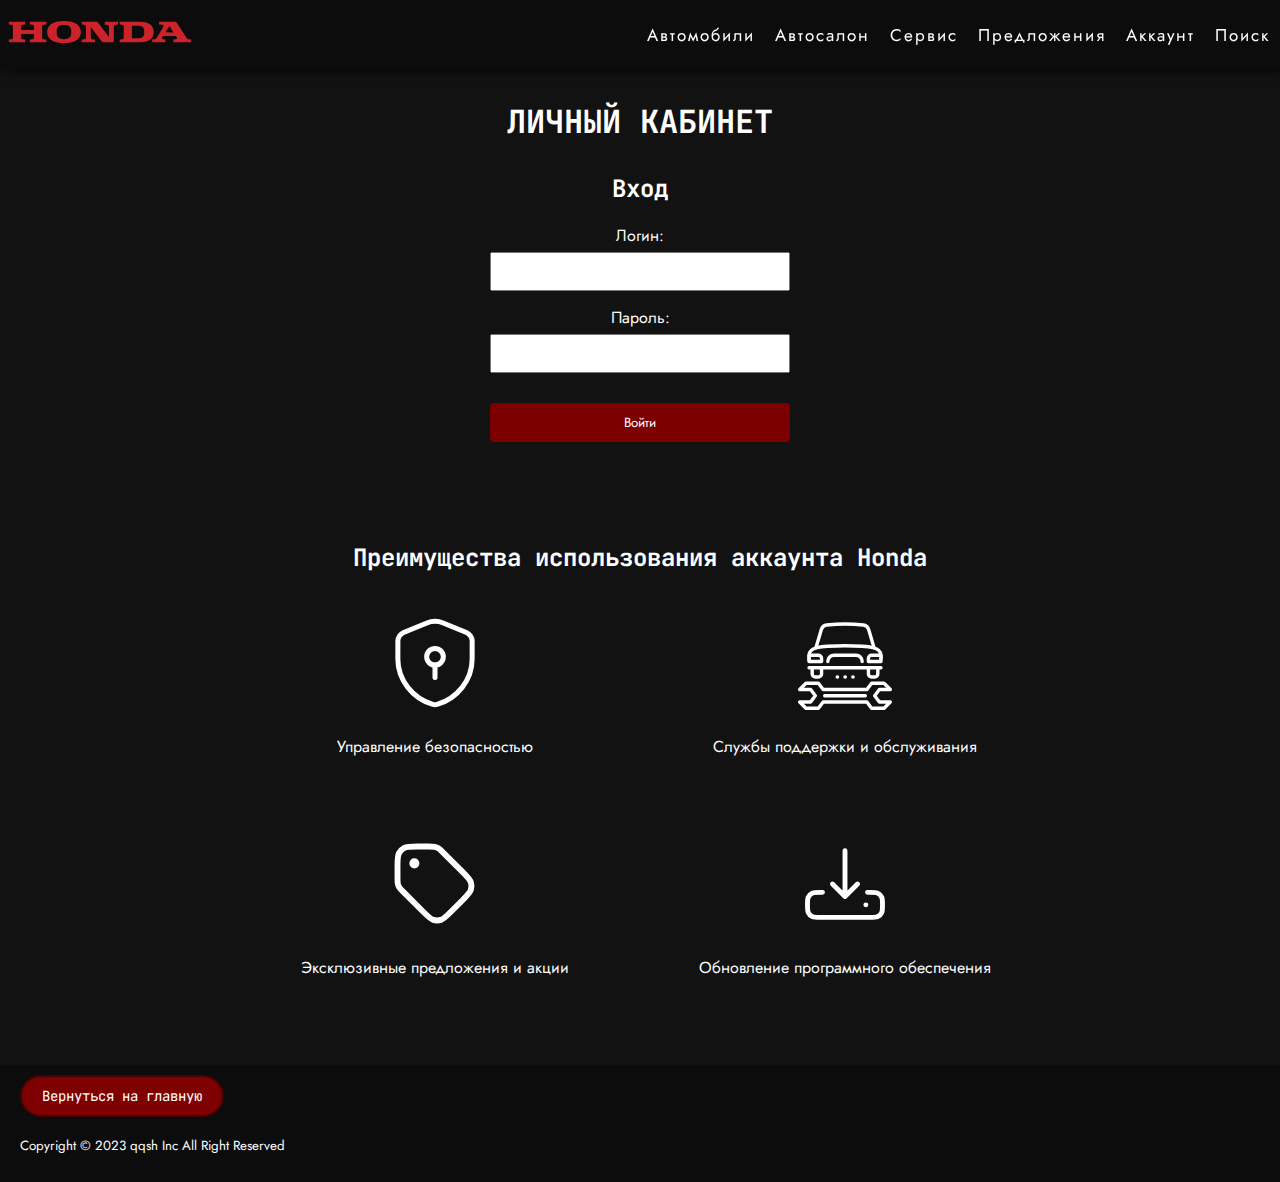
<file: html/account.html>
<!DOCTYPE html>
<html>

<head>
    <title>Личный кабинет</title>
    <meta charset="utf-8"> <!-- Кодировка старницы -->
    <meta http-equiv="X-UA-Compatible" content="IE=edge"> <!-- Для совместимости с IE-->
    <meta name="viewport" content="width=device-width, initial-scale=1.0">
    <!-- Для правильного отображения на мобильных устройствах-->
    <link rel="icon" href="https://www.svgrepo.com/show/446876/honda.svg" type="image/svg">
    <!-- set favicon of web page -->
    <link rel="preconnect" href="https://fonts.gstatic.com" crossorigin>
    <link href="https://fonts.googleapis.com/css2?family=Jost:wght@300&display=swap" rel="stylesheet">
    <link rel="preconnect" href="https://fonts.googleapis.com">
    <link rel="preconnect" href="https://fonts.gstatic.com" crossorigin>
    <link href="https://fonts.googleapis.com/css2?family=JetBrains+Mono:wght@700&display=swap" rel="stylesheet">
    <link rel="stylesheet" href="../css/account.css"> <!--подключение css файла для стилизации страницы-->
    <link rel="stylesheet" href="../css/general.css"> <!--подключение css файла для стилизации страницы-->
</head>
</head>

<body>
    <div class="wrapper">
       
        <header>
            <div class="head-logo">
                <a href="../index.html">
                    <svg width="200" viewBox="0 0 192.756 192.756" xmlns="http://www.w3.org/2000/svg">
                        <g fill-rule="evenodd" clip-rule="evenodd">
                            <path
                                d="M61.711 107.064c-11.23 0-16.256-4.338-16.256-10.764 0-6.227 5.025-10.608 16.256-10.608 11.186 0 16.212 4.359 16.212 10.608 0 6.427-5.004 10.764-16.212 10.764zm73.535-.789l-19.926-.016.008-2.613s2.02-.238 2.842-.346c.82-.109 1.143-.807 1.139-1.58-.002-.773.01-9.693.01-10.598-.002-.905-.416-1.428-1.301-1.555-.887-.127-2.719-.311-2.719-.311v-2.795h19.947c9.051 0 12.965 4.403 12.965 9.652 0 5.826-3.914 10.162-12.965 10.162zm-56.436.071v-2.717s2.382-.264 2.755-.328c.899-.158 1.223-.754 1.222-1.693V91.229c0-1.011-.445-1.572-1.41-1.68-.311-.034-2.568-.295-2.568-.295v-2.797s13.832-.011 14.043-.01c.752.003 1.267.363 1.664.871.079.102 10.487 13.857 10.487 13.857s.004-8.895 0-9.833c-.002-.938-.33-1.635-1.283-1.752-.297-.037-2.693-.318-2.693-.318v-2.815h12.729v2.791s-2.232.241-2.697.314c-1.094.17-1.275.911-1.281 1.699-.004.79 0 15.086 0 15.086l-9.982-.002c-.662 0-1.32-.301-1.678-.76-.236-.303-10.556-13.957-10.556-13.957s-.005 9.207 0 10.119.449 1.475 1.258 1.572c.808.098 2.72.311 2.72.311v2.717H78.81v-.001zm-70.299-.004l-.007-2.654s1.628-.191 2.635-.314c1.007-.125 1.35-.771 1.351-1.908V91.372c.002-1.014-.251-1.721-1.321-1.883-.373-.057-2.656-.31-2.656-.31l-.001-2.727h15.912l-.015 2.711s-2.373.268-2.687.313c-.813.113-1.27.639-1.276 1.778v3.153h12.265v-3.083c.001-.987-.292-1.729-1.215-1.852s-2.77-.333-2.77-.333l.006-2.688h15.912l-.013 2.713s-1.9.223-2.74.327c-.839.104-1.228.751-1.226 1.816.001.187-.005 9.213 0 10.354.006 1.143.643 1.568 1.167 1.637s2.818.324 2.818.324l-.006 2.719H28.733l.014-2.727s2.423-.27 2.732-.33c1.086-.219 1.236-.957 1.232-1.861s0-3.039 0-3.039H20.446s-.009 1.846 0 3.186.639 1.719 1.248 1.805c.77.1 2.728.316 2.728.316l.002 2.65H8.511v.001zm130.559-9.963c0-5.003-2.023-6.117-6.871-6.117h-5.092v12.169h5.092c4.848.001 6.871-1.003 6.871-6.052zm-70.287-.012c0-5.159-2.579-6.855-7.094-6.855s-7.094 1.696-7.094 6.855c0 5.227 2.58 6.891 7.094 6.891s7.094-1.664 7.094-6.891zm90.592 9.983h-12.73v-2.715l2.705-.359c.949-.123 1.328-.879 1.436-1.049.109-.17 6.209-10.052 6.74-10.937s-.029-1.561-.725-1.685c-.486-.087-3.523-.399-3.523-.399l-.002-2.75h15.533c.973.027 1.572 1.12 1.572 1.12l8.924 13.651c.721 1.102 1.271 1.908 2.156 2.039.883.129 2.779.35 2.779.35l.012 2.73h-17.199l.016-2.697s1.133-.15 2.168-.285c1.037-.135 1.908-.584 1.049-1.846-.859-1.26-.838-1.248-.838-1.248l-12.191.027s-.379.57-.971 1.486c-.59.914.033 1.492.908 1.6l2.182.271v2.696h-.001zm.102-9.647l7.678.039-3.883-6.14-3.795 6.101z"
                                fill="#cc2229" />
                        </g>
                    </svg>
                </a>
            </div>

            <ul class="menu-pc">
                <li><a href="../html/car-select.html">Автомобили</a></li>
                <li><a href="../html/dealership.html">Автосалон</a></li>
                <li><a href="../html/service.html">Сервис</a></li>
                <li><a href="../html/offers.html">Предложения</a></li>
                <li><a href="../html/account.html">Аккаунт</a></li>
                <li><a href="../html/search.html">Поиск</a></li>
            </ul>

            <ul class="menu">
                <li><a href="../html/car-select.html">Автомобили</a></li>
                <li><a href="../html/dealership.html">Автосалон</a></li>
                <li><a href="../html/service.html">Сервис</a></li>
                <li><a href="../html/offers.html">Предложения</a></li>
                <li><a href="../html/account.html">Аккаунт</a></li>
                <li><a href="../html/search.html">Поиск</a></li>
            </ul>

            <div class="burger-menu" onclick="toggleMenu()">
                <div class="bar"></div>
                <div class="bar"></div>
                <div class="bar"></div>
            </div>

            <script>
                function toggleMenu() {
                    var menu = document.querySelector('.menu');
                    menu.classList.toggle('show');
                    var links = document.querySelector('.menu');
                    links.classList.toggle('active');
                }
            </script>
        </header>
        <main>
            <h1>ЛИЧНЫЙ КАБИНЕТ</h1>

            <div class="login-container">
                <h2>Вход</h2>
                <form id="login-form">
                    <label for="username">Логин:</label>
                    <input type="text" id="username" name="username" required>

                    <label for="password">Пароль:</label>
                    <input type="password" id="password" name="password" required>

                    <button type="button" onclick="loginUser()">Войти</button>
                </form>
                <div id="alert">Неверные логин или пароль</div>
            </div>

            <script src="../java-script/log-in.js"></script>

            <h2 class="advantages-slogan">Преимущества использования аккаунта Honda</h2>

            <div class="grid-container">
                <div class="grid-item">
                    <svg width="100" height="100" viewBox="0 0 24.00 24.00" fill="none"
                        xmlns="http://www.w3.org/2000/svg" stroke="#ffffff">
                        <g id="SVGRepo_bgCarrier" stroke-width="0"></g>
                        <g id="SVGRepo_tracerCarrier" stroke-linecap="round" stroke-linejoin="round"></g>
                        <g id="SVGRepo_iconCarrier">
                            <path
                                d="M20.91 11.12C20.91 16.01 17.36 20.59 12.51 21.93C12.18 22.02 11.82 22.02 11.49 21.93C6.63996 20.59 3.08997 16.01 3.08997 11.12V6.72997C3.08997 5.90997 3.70998 4.97998 4.47998 4.66998L10.05 2.39001C11.3 1.88001 12.71 1.88001 13.96 2.39001L19.53 4.66998C20.29 4.97998 20.92 5.90997 20.92 6.72997L20.91 11.12Z"
                                stroke="#ffffff" stroke-width="1.2" stroke-linecap="round" stroke-linejoin="round">
                            </path>
                            <path
                                d="M12 12.5C13.1046 12.5 14 11.6046 14 10.5C14 9.39543 13.1046 8.5 12 8.5C10.8954 8.5 10 9.39543 10 10.5C10 11.6046 10.8954 12.5 12 12.5Z"
                                stroke="#ffffff" stroke-width="1.2" stroke-miterlimit="10" stroke-linecap="round"
                                stroke-linejoin="round"></path>
                            <path d="M12 12.5V15.5" stroke="#ffffff" stroke-width="1.2" stroke-miterlimit="10"
                                stroke-linecap="round" stroke-linejoin="round"></path>
                        </g>
                    </svg>

                    <p>Управление безопасностью</p>
                </div>
                <div class="grid-item">
                    <svg width="100" height="100" viewBox="0 0 32 32" enable-background="new 0 0 32 32"
                        id="_x3C_Layer_x3E_" version="1.1" xml:space="preserve" xmlns="http://www.w3.org/2000/svg"
                        xmlns:xlink="http://www.w3.org/1999/xlink" fill="#000000" stroke="#000000" stroke-width="1.088">
                        <g id="SVGRepo_bgCarrier" stroke-width="0"></g>
                        <g id="SVGRepo_tracerCarrier" stroke-linecap="round" stroke-linejoin="round"></g>
                        <g id="SVGRepo_iconCarrier">
                            <g id="repair_x2C__overhaul_x2C__service_x2C__tools_x2C__wrench">
                                <g id="XMLID_2365_">
                                    <line fill="none" id="XMLID_2367_" stroke="#ffffff" stroke-linecap="round"
                                        stroke-linejoin="round" stroke-miterlimit="10" x1="9.5" x2="22.5" y1="26.5"
                                        y2="26.5">
                                    </line>
                                </g>
                                <g id="XMLID_2376_">
                                    <path d=" M8.5,17.5v2c0,0.553-0.447,1-1,1h-1c-0.553,0-1-0.447-1-1v-2" fill="none"
                                        id="XMLID_6237_" stroke="#ffffff" stroke-linecap="round" stroke-linejoin="round"
                                        stroke-miterlimit="10"></path>
                                    <path d=" M26.5,17.5v2c0,0.553-0.447,1-1,1h-1c-0.553,0-1-0.447-1-1v-2" fill="none"
                                        id="XMLID_2377_" stroke="#ffffff" stroke-linecap="round" stroke-linejoin="round"
                                        stroke-miterlimit="10"></path>
                                    <path
                                        d=" M25.274,11.052L23.57,5.258c-0.229-0.776-0.898-1.336-1.702-1.424C20.539,3.689,18.361,3.5,16,3.5s-4.539,0.189-5.868,0.334 C9.328,3.922,8.658,4.482,8.43,5.258l-1.701,5.786"
                                        fill="none" id="XMLID_2378_" stroke="#ffffff" stroke-linecap="round"
                                        stroke-linejoin="round" stroke-miterlimit="10"></path>
                                    <line fill="none" id="XMLID_2379_" stroke="#ffffff" stroke-linecap="round"
                                        stroke-linejoin="round" stroke-miterlimit="10" x1="27.5" x2="4.5" y1="17.5"
                                        y2="17.5">
                                    </line>
                                    <path d=" M4.5,15v-1.5c0-2.458,3-3,11.5-3s11.5,0.583,11.5,3v1.188" fill="none"
                                        id="XMLID_2380_" stroke="#ffffff" stroke-linecap="round" stroke-linejoin="round"
                                        stroke-miterlimit="10"></path>
                                    <path d=" M23.5,15.5v-1c0-0.553,0.447-1,1-1h3v2H23.5z" fill="none" id="XMLID_5888_"
                                        stroke="#ffffff" stroke-linecap="round" stroke-linejoin="round"
                                        stroke-miterlimit="10">
                                    </path>
                                    <path d=" M4.5,15.5v-2h3c0.553,0,1,0.447,1,1v1H4.5z" fill="none" id="XMLID_5873_"
                                        stroke="#ffffff" stroke-linecap="round" stroke-linejoin="round"
                                        stroke-miterlimit="10">
                                    </path>
                                    <path d=" M10.5,15.5L10.5,15.5c0-1.104,0.896-2,2-2h7c1.104,0,2,0.896,2,2l0,0"
                                        fill="none" id="XMLID_2381_" stroke="#ffffff" stroke-linecap="round"
                                        stroke-linejoin="round" stroke-miterlimit="10"></path>
                                    <line fill="none" id="XMLID_2382_" stroke="#ffffff" stroke-linecap="round"
                                        stroke-linejoin="round" stroke-miterlimit="10" x1="13.6" x2="13.5" y1="20.5"
                                        y2="20.5">
                                    </line>
                                    <line fill="none" id="XMLID_2383_" stroke="#ffffff" stroke-linecap="round"
                                        stroke-linejoin="round" stroke-miterlimit="10" x1="18.6" x2="18.5" y1="20.5"
                                        y2="20.5">
                                    </line>
                                    <line fill="none" id="XMLID_2384_" stroke="#ffffff" stroke-linecap="round"
                                        stroke-linejoin="round" stroke-miterlimit="10" x1="16.1" x2="16" y1="20.5"
                                        y2="20.5">
                                    </line>
                                    <polygon fill="none" id="XMLID_2385_"
                                        points=" 23,28.5 24.5,30.5 28.5,30.5 30.5,28.5 27,28.5 25.5,26.5 27,24.5 30.5,24.5 28.5,22.5 24.5,22.5 23,24.5 9,24.5 7.5,22.5 3.5,22.5 1.5,24.5 5,24.5 6.5,26.5 5,28.5 1.5,28.5 3.5,30.5 7.5,30.5 9,28.5 "
                                        stroke="#ffffff" stroke-linecap="round" stroke-linejoin="round"
                                        stroke-miterlimit="10">
                                    </polygon>
                                </g>
                            </g>
                        </g>
                    </svg>
                    <p>Службы поддержки и обслуживания</p>
                </div>
                <div class="grid-item">
                    <svg width="100" height="100" viewBox="0 0 24 24" fill="none" xmlns="http://www.w3.org/2000/svg">
                        <g id="SVGRepo_bgCarrier" stroke-width="0"></g>
                        <g id="SVGRepo_tracerCarrier" stroke-linecap="round" stroke-linejoin="round"></g>
                        <g id="SVGRepo_iconCarrier">
                            <path
                                d="M7.0498 7.0498H7.0598M10.5118 3H7.8C6.11984 3 5.27976 3 4.63803 3.32698C4.07354 3.6146 3.6146 4.07354 3.32698 4.63803C3 5.27976 3 6.11984 3 7.8V10.5118C3 11.2455 3 11.6124 3.08289 11.9577C3.15638 12.2638 3.27759 12.5564 3.44208 12.8249C3.6276 13.1276 3.88703 13.387 4.40589 13.9059L9.10589 18.6059C10.2939 19.7939 10.888 20.388 11.5729 20.6105C12.1755 20.8063 12.8245 20.8063 13.4271 20.6105C14.112 20.388 14.7061 19.7939 15.8941 18.6059L18.6059 15.8941C19.7939 14.7061 20.388 14.112 20.6105 13.4271C20.8063 12.8245 20.8063 12.1755 20.6105 11.5729C20.388 10.888 19.7939 10.2939 18.6059 9.10589L13.9059 4.40589C13.387 3.88703 13.1276 3.6276 12.8249 3.44208C12.5564 3.27759 12.2638 3.15638 11.9577 3.08289C11.6124 3 11.2455 3 10.5118 3ZM7.5498 7.0498C7.5498 7.32595 7.32595 7.5498 7.0498 7.5498C6.77366 7.5498 6.5498 7.32595 6.5498 7.0498C6.5498 6.77366 6.77366 6.5498 7.0498 6.5498C7.32595 6.5498 7.5498 6.77366 7.5498 7.0498Z"
                                stroke="#ffffff" stroke-width="1.416" stroke-linecap="round" stroke-linejoin="round">
                            </path>
                        </g>
                    </svg>
                    <p>Эксклюзивные предложения и акции</p>
                </div>
                <div class="grid-item">
                    <svg width="100" height="100" viewBox="0 0 24 24" fill="none" xmlns="http://www.w3.org/2000/svg">
                        <g id="SVGRepo_bgCarrier" stroke-width="0"></g>
                        <g id="SVGRepo_tracerCarrier" stroke-linecap="round" stroke-linejoin="round"></g>
                        <g id="SVGRepo_iconCarrier">
                            <path
                                d="M17 17H17.01M17.4 14H18C18.9319 14 19.3978 14 19.7654 14.1522C20.2554 14.3552 20.6448 14.7446 20.8478 15.2346C21 15.6022 21 16.0681 21 17C21 17.9319 21 18.3978 20.8478 18.7654C20.6448 19.2554 20.2554 19.6448 19.7654 19.8478C19.3978 20 18.9319 20 18 20H6C5.06812 20 4.60218 20 4.23463 19.8478C3.74458 19.6448 3.35523 19.2554 3.15224 18.7654C3 18.3978 3 17.9319 3 17C3 16.0681 3 15.6022 3.15224 15.2346C3.35523 14.7446 3.74458 14.3552 4.23463 14.1522C4.60218 14 5.06812 14 6 14H6.6M12 15V4M12 15L9 12M12 15L15 12"
                                stroke="#ffffff" stroke-width="1.176" stroke-linecap="round" stroke-linejoin="round">
                            </path>
                        </g>
                    </svg>
                    <p>Обновление программного обеспечения</p>
                </div>
            </div>
        </main>
        <footer>
            <a href="../index.html" class="hover-btn">Вернуться на главную</a>
            <p class="copyright"><small>Copyright © 2023 qqsh Inc All Right Reserved</small></p>
        </footer>
    </div>
</body>

</html>
</file>
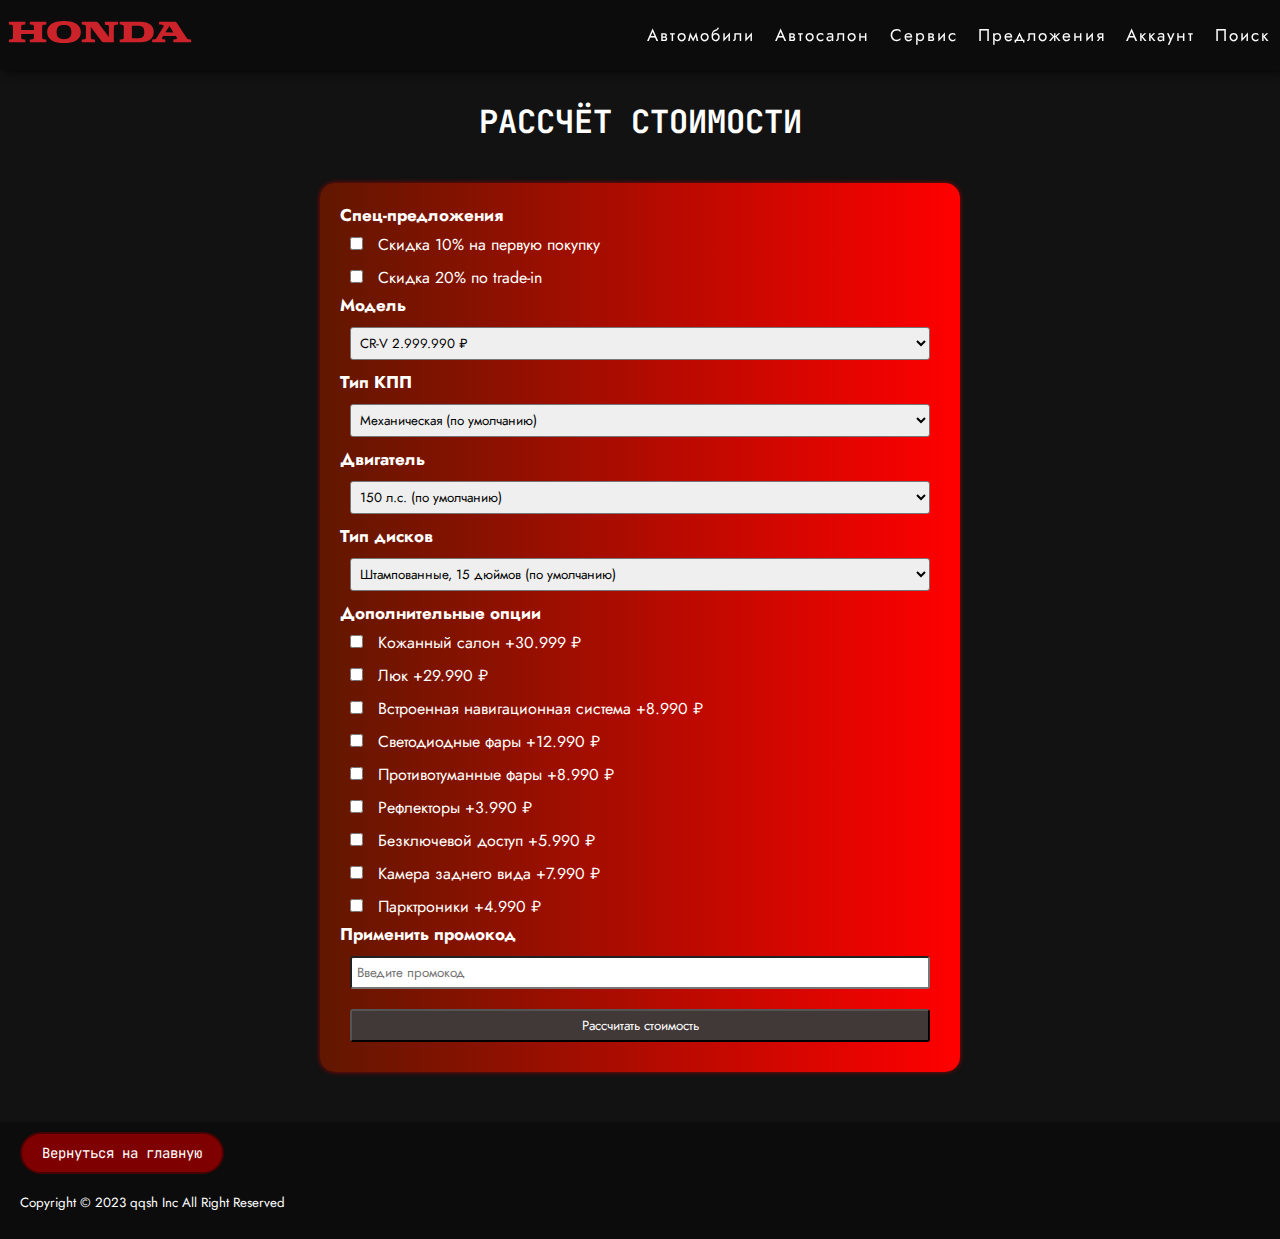
<file: html/offers.html>
<!DOCTYPE html>
<html>

<head>
    <title>Рассчёт стоимости</title>
    <meta charset="utf-8"> <!-- Кодировка старницы -->
    <meta http-equiv="X-UA-Compatible" content="IE=edge"> <!-- Для совместимости с IE-->
    <meta name="viewport" content="width=device-width, initial-scale=1.0">
    <!-- Для правильного отображения на мобильных устройствах-->
    <link rel="icon" href="https://www.svgrepo.com/show/446876/honda.svg" type="image/svg">
    <!-- set favicon of web page -->
    <link rel="preconnect" href="https://fonts.gstatic.com" crossorigin>
    <link href="https://fonts.googleapis.com/css2?family=Jost:wght@300&display=swap" rel="stylesheet">
    <link rel="preconnect" href="https://fonts.googleapis.com">
    <link rel="preconnect" href="https://fonts.gstatic.com" crossorigin>
    <link href="https://fonts.googleapis.com/css2?family=JetBrains+Mono:wght@700&display=swap" rel="stylesheet">
    <link rel="stylesheet" href="../css/offers.css"> <!--подключение css файла для стилизации страницы-->
    <link rel="stylesheet" href="../css/general.css"> <!--подключение css файла для стилизации страницы-->
</head>
</head>

<body>
    <div class="wrapper">
     
        <header>
            <div class="head-logo">
                <a href="../index.html">
                    <svg width="200" viewBox="0 0 192.756 192.756" xmlns="http://www.w3.org/2000/svg">
                        <g fill-rule="evenodd" clip-rule="evenodd">
                            <path
                                d="M61.711 107.064c-11.23 0-16.256-4.338-16.256-10.764 0-6.227 5.025-10.608 16.256-10.608 11.186 0 16.212 4.359 16.212 10.608 0 6.427-5.004 10.764-16.212 10.764zm73.535-.789l-19.926-.016.008-2.613s2.02-.238 2.842-.346c.82-.109 1.143-.807 1.139-1.58-.002-.773.01-9.693.01-10.598-.002-.905-.416-1.428-1.301-1.555-.887-.127-2.719-.311-2.719-.311v-2.795h19.947c9.051 0 12.965 4.403 12.965 9.652 0 5.826-3.914 10.162-12.965 10.162zm-56.436.071v-2.717s2.382-.264 2.755-.328c.899-.158 1.223-.754 1.222-1.693V91.229c0-1.011-.445-1.572-1.41-1.68-.311-.034-2.568-.295-2.568-.295v-2.797s13.832-.011 14.043-.01c.752.003 1.267.363 1.664.871.079.102 10.487 13.857 10.487 13.857s.004-8.895 0-9.833c-.002-.938-.33-1.635-1.283-1.752-.297-.037-2.693-.318-2.693-.318v-2.815h12.729v2.791s-2.232.241-2.697.314c-1.094.17-1.275.911-1.281 1.699-.004.79 0 15.086 0 15.086l-9.982-.002c-.662 0-1.32-.301-1.678-.76-.236-.303-10.556-13.957-10.556-13.957s-.005 9.207 0 10.119.449 1.475 1.258 1.572c.808.098 2.72.311 2.72.311v2.717H78.81v-.001zm-70.299-.004l-.007-2.654s1.628-.191 2.635-.314c1.007-.125 1.35-.771 1.351-1.908V91.372c.002-1.014-.251-1.721-1.321-1.883-.373-.057-2.656-.31-2.656-.31l-.001-2.727h15.912l-.015 2.711s-2.373.268-2.687.313c-.813.113-1.27.639-1.276 1.778v3.153h12.265v-3.083c.001-.987-.292-1.729-1.215-1.852s-2.77-.333-2.77-.333l.006-2.688h15.912l-.013 2.713s-1.9.223-2.74.327c-.839.104-1.228.751-1.226 1.816.001.187-.005 9.213 0 10.354.006 1.143.643 1.568 1.167 1.637s2.818.324 2.818.324l-.006 2.719H28.733l.014-2.727s2.423-.27 2.732-.33c1.086-.219 1.236-.957 1.232-1.861s0-3.039 0-3.039H20.446s-.009 1.846 0 3.186.639 1.719 1.248 1.805c.77.1 2.728.316 2.728.316l.002 2.65H8.511v.001zm130.559-9.963c0-5.003-2.023-6.117-6.871-6.117h-5.092v12.169h5.092c4.848.001 6.871-1.003 6.871-6.052zm-70.287-.012c0-5.159-2.579-6.855-7.094-6.855s-7.094 1.696-7.094 6.855c0 5.227 2.58 6.891 7.094 6.891s7.094-1.664 7.094-6.891zm90.592 9.983h-12.73v-2.715l2.705-.359c.949-.123 1.328-.879 1.436-1.049.109-.17 6.209-10.052 6.74-10.937s-.029-1.561-.725-1.685c-.486-.087-3.523-.399-3.523-.399l-.002-2.75h15.533c.973.027 1.572 1.12 1.572 1.12l8.924 13.651c.721 1.102 1.271 1.908 2.156 2.039.883.129 2.779.35 2.779.35l.012 2.73h-17.199l.016-2.697s1.133-.15 2.168-.285c1.037-.135 1.908-.584 1.049-1.846-.859-1.26-.838-1.248-.838-1.248l-12.191.027s-.379.57-.971 1.486c-.59.914.033 1.492.908 1.6l2.182.271v2.696h-.001zm.102-9.647l7.678.039-3.883-6.14-3.795 6.101z"
                                fill="#cc2229" />
                        </g>
                    </svg>
                </a>
            </div>

            <ul class="menu-pc">
                <li><a href="../html/car-select.html">Автомобили</a></li>
                <li><a href="../html/dealership.html">Автосалон</a></li>
                <li><a href="../html/service.html">Сервис</a></li>
                <li><a href="../html/offers.html">Предложения</a></li>
                <li><a href="../html/account.html">Аккаунт</a></li>
                <li><a href="../html/search.html">Поиск</a></li>
            </ul>

            <ul class="menu">
                <li><a href="../html/car-select.html">Автомобили</a></li>
                <li><a href="../html/dealership.html">Автосалон</a></li>
                <li><a href="../html/service.html">Сервис</a></li>
                <li><a href="../html/offers.html">Предложения</a></li>
                <li><a href="../html/account.html">Аккаунт</a></li>
                <li><a href="../html/search.html">Поиск</a></li>
            </ul>

            <div class="burger-menu" onclick="toggleMenu()">
                <div class="bar"></div>
                <div class="bar"></div>
                <div class="bar"></div>
            </div>

            <script>
                function toggleMenu() {
                    var menu = document.querySelector('.menu');
                    menu.classList.toggle('show');
                    var links = document.querySelector('.menu');
                    links.classList.toggle('active');
                }
            </script>
        </header>
        <main>
            <h1>РАССЧЁТ СТОИМОСТИ</h1>

            <form id="costCalculation">
                <label class="desc">Спец-предложения</label>
                <label><input type="checkbox" id="loyaltyDiscount"> Скидка 10% на первую покупку</label>
                <label><input type="checkbox" id="tradeInDiscount"> Скидка 20% по trade-in</label>

                <label class="desc" for="carModel">Модель</label>
                <select id="carModel" name="carModel">
                    <option value="cr-v"> CR-V 2.999.990 ₽</option>
                    <option value="accord"> Accord 1.999.990 ₽</option>
                    <option value="civic">Civic 1.499.90 ₽</option>
                    <option value="nsx"> NSX 3.499.990 ₽</option>
                </select>

                <label class="desc" for="transType">Тип КПП</label>
                <select id="transType" name="transType">
                    <option value="manual">Механическая (по умолчанию)</option>
                    <option value="automatic"> Автоматическая +10% к стоимости</option>

                </select>


                <label class="desc" for="engineType"> Двигатель</label>
                <select id="engineType" name="engineType">
                    <option value="var1"> 150 л.с. (по умолчанию)</option>
                    <option value="var2"> 200 л.с. +13% к стоимости</option>
                    <option value="var3"> 250 л.с. +23% к стоимости</option>ыы
                </select>

                <label class="desc" for="wheelType">Тип дисков</label>
                <select id="wheelType" name="wheelType">
                    <option value="stampedWheel15"> Штампованные, 15 дюймов (по умолчанию)</option>
                    <option value="alloyWheel17"> Литые, 17 дюймов +4% к стоимости</option>
                    <option value="alloyWheel19"> Литые, 19 дюймов +5% к стоиомсти</option>

                    <option value="stampedWheel17"> Штампованные, 17 дюймов +2% к стоимости </option>

                </select>

                <label class="desc">Дополнительные опции</label>
                <label><input type="checkbox" id="leatherSeats"> Кожанный салон +30.999 ₽</label>
                <label><input type="checkbox" id="hatch"> Люк +29.990 ₽</label>
                <label><input type="checkbox" id="navigation"> Встроенная навигационная система +8.990 ₽</label>
                <label><input type="checkbox" id="ledHeadlights"> Светодиодные фары +12.990 ₽</label>
                <label><input type="checkbox" id="fogLihts"> Противотуманные фары +8.990 ₽</label>
                <label><input type="checkbox" id="reflectors"> Рефлекторы +3.990 ₽</label>
                <label><input type="checkbox" id="keylessAccess"> Безключевой доступ +5.990 ₽</label>
                <label><input type="checkbox" id="reaViewCamera"> Камера заднего вида +7.990 ₽</label>
                <label><input type="checkbox" id="parkingSensors"> Парктроники +4.990 ₽</label>




                <label class="desc" for="promoCode">Применить промокод</label>
                <input type="text" id="promoCode" placeholder="Введите промокод">

                <button type="button" onclick="costCalculate()">Рассчитать стоимость</button>

                <div id="totalCost"></div>

                <script src="../java-script/cost-calculation.js"></script>
            </form>
        </main>
        <footer>
            <a href="../index.html" class="hover-btn">Вернуться на главную</a>
            <p class="copyright"><small>Copyright © 2023 qqsh Inc All Right Reserved</small></p>
        </footer>
    </div>
</body>

</html>
</file>
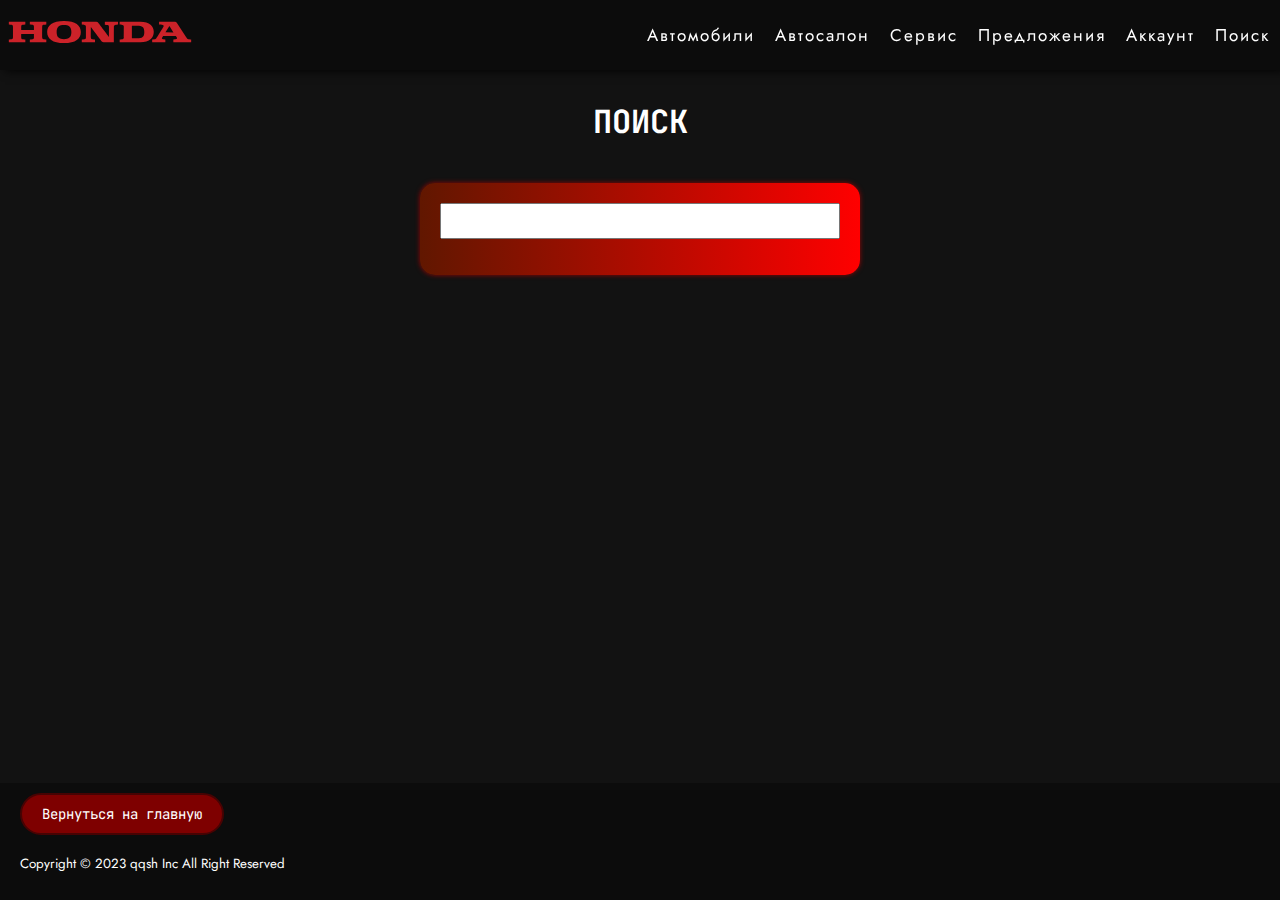
<file: html/search.html>
<!DOCTYPE html>
<html>

<head>
    <title>Поиск</title>
    <meta charset="utf-8"> <!-- Кодировка старницы -->
    <meta http-equiv="X-UA-Compatible" content="IE=edge"> <!-- Для совместимости с IE-->
    <meta name="viewport" content="width=device-width, initial-scale=1.0">
    <!-- Для правильного отображения на мобильных устройствах-->
    <link rel="icon" href="https://www.svgrepo.com/show/446876/honda.svg" type="image/svg">
    <!-- set favicon of web page -->
    <link rel="preconnect" href="https://fonts.gstatic.com" crossorigin>
    <link href="https://fonts.googleapis.com/css2?family=Jost:wght@300&display=swap" rel="stylesheet">
    <link rel="preconnect" href="https://fonts.googleapis.com">
    <link rel="preconnect" href="https://fonts.gstatic.com" crossorigin>
    <link href="https://fonts.googleapis.com/css2?family=JetBrains+Mono:wght@700&display=swap" rel="stylesheet">
    <link rel="stylesheet" href="../css/search.css"> <!--подключение css файла для стилизации страницы-->
    <link rel="stylesheet" href="../css/general.css"> <!--подключение css файла для стилизации страницы-->
</head>
</head>

<body>
    <div class="wrapper">
       
        <header>
            <div class="head-logo">
                <a href="../index.html">
                    <svg width="200" viewBox="0 0 192.756 192.756" xmlns="http://www.w3.org/2000/svg">
                        <g fill-rule="evenodd" clip-rule="evenodd">
                            <path
                                d="M61.711 107.064c-11.23 0-16.256-4.338-16.256-10.764 0-6.227 5.025-10.608 16.256-10.608 11.186 0 16.212 4.359 16.212 10.608 0 6.427-5.004 10.764-16.212 10.764zm73.535-.789l-19.926-.016.008-2.613s2.02-.238 2.842-.346c.82-.109 1.143-.807 1.139-1.58-.002-.773.01-9.693.01-10.598-.002-.905-.416-1.428-1.301-1.555-.887-.127-2.719-.311-2.719-.311v-2.795h19.947c9.051 0 12.965 4.403 12.965 9.652 0 5.826-3.914 10.162-12.965 10.162zm-56.436.071v-2.717s2.382-.264 2.755-.328c.899-.158 1.223-.754 1.222-1.693V91.229c0-1.011-.445-1.572-1.41-1.68-.311-.034-2.568-.295-2.568-.295v-2.797s13.832-.011 14.043-.01c.752.003 1.267.363 1.664.871.079.102 10.487 13.857 10.487 13.857s.004-8.895 0-9.833c-.002-.938-.33-1.635-1.283-1.752-.297-.037-2.693-.318-2.693-.318v-2.815h12.729v2.791s-2.232.241-2.697.314c-1.094.17-1.275.911-1.281 1.699-.004.79 0 15.086 0 15.086l-9.982-.002c-.662 0-1.32-.301-1.678-.76-.236-.303-10.556-13.957-10.556-13.957s-.005 9.207 0 10.119.449 1.475 1.258 1.572c.808.098 2.72.311 2.72.311v2.717H78.81v-.001zm-70.299-.004l-.007-2.654s1.628-.191 2.635-.314c1.007-.125 1.35-.771 1.351-1.908V91.372c.002-1.014-.251-1.721-1.321-1.883-.373-.057-2.656-.31-2.656-.31l-.001-2.727h15.912l-.015 2.711s-2.373.268-2.687.313c-.813.113-1.27.639-1.276 1.778v3.153h12.265v-3.083c.001-.987-.292-1.729-1.215-1.852s-2.77-.333-2.77-.333l.006-2.688h15.912l-.013 2.713s-1.9.223-2.74.327c-.839.104-1.228.751-1.226 1.816.001.187-.005 9.213 0 10.354.006 1.143.643 1.568 1.167 1.637s2.818.324 2.818.324l-.006 2.719H28.733l.014-2.727s2.423-.27 2.732-.33c1.086-.219 1.236-.957 1.232-1.861s0-3.039 0-3.039H20.446s-.009 1.846 0 3.186.639 1.719 1.248 1.805c.77.1 2.728.316 2.728.316l.002 2.65H8.511v.001zm130.559-9.963c0-5.003-2.023-6.117-6.871-6.117h-5.092v12.169h5.092c4.848.001 6.871-1.003 6.871-6.052zm-70.287-.012c0-5.159-2.579-6.855-7.094-6.855s-7.094 1.696-7.094 6.855c0 5.227 2.58 6.891 7.094 6.891s7.094-1.664 7.094-6.891zm90.592 9.983h-12.73v-2.715l2.705-.359c.949-.123 1.328-.879 1.436-1.049.109-.17 6.209-10.052 6.74-10.937s-.029-1.561-.725-1.685c-.486-.087-3.523-.399-3.523-.399l-.002-2.75h15.533c.973.027 1.572 1.12 1.572 1.12l8.924 13.651c.721 1.102 1.271 1.908 2.156 2.039.883.129 2.779.35 2.779.35l.012 2.73h-17.199l.016-2.697s1.133-.15 2.168-.285c1.037-.135 1.908-.584 1.049-1.846-.859-1.26-.838-1.248-.838-1.248l-12.191.027s-.379.57-.971 1.486c-.59.914.033 1.492.908 1.6l2.182.271v2.696h-.001zm.102-9.647l7.678.039-3.883-6.14-3.795 6.101z"
                                fill="#cc2229" />
                        </g>
                    </svg>
                </a>
            </div>

            <ul class="menu-pc">
                <li><a href="../html/car-select.html">Автомобили</a></li>
                <li><a href="../html/dealership.html">Автосалон</a></li>
                <li><a href="../html/service.html">Сервис</a></li>
                <li><a href="../html/offers.html">Предложения</a></li>
                <li><a href="../html/account.html">Аккаунт</a></li>
                <li><a href="../html/search.html">Поиск</a></li>
            </ul>

            <ul class="menu">
                <li><a href="../html/car-select.html">Автомобили</a></li>
                <li><a href="../html/dealership.html">Автосалон</a></li>
                <li><a href="../html/service.html">Сервис</a></li>
                <li><a href="../html/offers.html">Предложения</a></li>
                <li><a href="../html/account.html">Аккаунт</a></li>
                <li><a href="../html/search.html">Поиск</a></li>
            </ul>

            <div class="burger-menu" onclick="toggleMenu()">
                <div class="bar"></div>
                <div class="bar"></div>
                <div class="bar"></div>
            </div>

            <script>
                function toggleMenu() {
                    var menu = document.querySelector('.menu');
                    menu.classList.toggle('show');
                    var links = document.querySelector('.menu');
                    links.classList.toggle('active');
                }
            </script>
        </header>
        <main class="main">
            <h1>ПОИСК</h1>

            <div class="search-container">
                <input type="text" id="searchInput" oninput="performSearch()">
                <ul id="searchResults"></ul>
            </div>

            <script src="../java-script/search.js"></script>
        </main>


        <footer>
            <a href="../index.html" class="hover-btn">Вернуться на главную</a>
            <p class="copyright"><small>Copyright © 2023 qqsh Inc All Right Reserved</small></p>
        </footer>
    </div>
</body>

</html>
</file>
<file: css/account.css>
@import url("../html/car-select.html");

:root {
    --main-background-color: rgb(18, 18, 18);
    --header-color: rgb(12, 12, 12);
    --main-font-color: white;
    --main-gradient: linear-gradient(to right, #611700, #ff0000);
}

/*Селектор относящийся ко всем элементам на странице*/
* {
    font-family: 'Jost', sans-serif;
    color: var(--main-font-color);
}

/*Основное тело*/
body {
    margin: 0;

    background-color: var(--main-background-color);
    /*Цвет фона на всей страницы*/
}

header {
    display: flex;
    position: fixed;
    flex-wrap: nowrap;

    justify-content: center;
    align-items: center;

    background-color: var(--header-color);

    height: 70px;
    max-height: 100%;
    white-space: nowrap;

    width: 100%;

    box-shadow: 5px 0px 10px black;
    z-index: 1;
}

h1 {
    margin: 0;
    padding-top: 100px;
    font-family: 'JetBrains Mono', monospace;
    text-align: center;
}

.advantages-slogan {
    text-align: center;
    margin-top: 100px;
}




@media screen and (min-width: 320px) and (max-width: 768px) {
    .login-form {
        margin: 0px 10px 0px 10px;
        
    }

}

.login-container {
    margin: 30px auto;
    max-width: 300px;
    text-align: center;
}

h2 {
    font-family: 'JetBrains Mono', monospace;
    margin: 0px 3px 20px 3px;
}

form {
    display: flex;
    flex-direction: column;
}

label {
    margin-bottom: 5px;
}

input {
    margin-bottom: 15px;
    padding: 8px;
    color: black;
}

button {
    margin-top: 15px;
    padding: 10px;
    background-color: #7c0000;
    color: #fff;
    border: none;
    border-radius: 4px;
    cursor: pointer;
    transition: background-color 0.3s ease-in-out;
}

button:hover {
    background-color: #8a0404;
}


#alert {
    margin-top: 10px;
    color: red;
    font-size: 20px;
    display: none;
}







@media screen and (min-width: 769px) and (max-width: 2560px) {
    .grid-container {
        grid-template-columns: repeat(2, 1fr);
    }

}

@media screen and (min-width: 320px) and (max-width: 768px) {
    .grid-container {
        grid-template-columns: 1fr;
    }
}

.grid-container {
    display: grid;
    gap: 20px;
    margin: 0 auto;
    max-width: 800px;
}

.grid-item {
    padding: 20px;
    text-align: center;
}








/* footer part of web page */
footer {
    background-color: var(--header-color);
    padding: 10px 20px 10px 20px;
    margin-top: 50px;
    position: relative;
    bottom: 0;
    width: 100%;
    box-sizing: border-box;
}

.hover-btn {
    display: inline-block;
    padding: 10px 20px;
    font-size: 14px;
    text-align: center;
    text-decoration: none;
    border-radius: 25px;
    color: #fff;
    background: linear-gradient(to right, #7e0000 50%, #990101 50%);
    background-size: 200% 100%;
    background-position: left bottom;
    border: 2px solid #470303;
    transition: background 0.5s ease-in-out;
    font-family: 'JetBrains Mono', monospace;
}

.hover-btn:hover {
    background-position: right bottom;
}
</file>
<file: css/general.css>
:root {
  --main-background-color: rgb(18, 18, 18);
  --header-color: rgb(12, 12, 12);
  --main-font-color: white;
  --main-gradient: linear-gradient(to right, #611700, #ff0000);
}

/*Селектор относящийся ко всем элементам на странице*/
* {
  font-family: 'Jost', sans-serif;
  color: var(--main-font-color);
}

/*Основное тело*/
body {
  padding: 0;
  margin: 0;
  background-color: var(--main-background-color);
  height: 100%;
}

.wrapper {
  min-height: 100vh;
  display: flex;
  flex-direction: column;
}

header {
  display: flex;
  position: fixed;
  justify-content: space-between;
  align-items: center;
  background-color: var(--header-color);
  height: 70px;
  max-height: 100%;
  width: 100%;
  box-shadow: 5px 0px 10px black;
  z-index: 2;
  overflow: hidden;
}

main {
  flex: 1 1 auto;
}





.menu-pc {
  display: flex;
  list-style: none;
}

.menu-pc a {
  text-decoration: none;
}

.menu-pc li:before {
  content: "";
  position: absolute;
  width: 0;
  background: #fff;
  left: 50%;
  height: 2px;
  bottom: 0;
  transition: all .3s;
  opacity: 0.7;
}

.menu-pc li:hover:before {
  width: 100%;
  left: 0;
}

.menu-pc li {
  text-align: center;
  font-size: 17px;
  padding: 10px;
  cursor: pointer;
  letter-spacing: 2px;
  position: relative;
}

.burger-menu {
  cursor: pointer;
  display: none;
}

.menu {
  list-style: none;
  display: none;
  opacity: 0;
  transform: translateY(-20px);
  transition: opacity 0.5s, transform 0.5s;
}

.menu.show {
  opacity: 1;
  transform: translateY(0);
}

@media (max-width: 900px) {

  header {
    overflow: visible;
  }

  .menu-pc {
    display: none;
  }

  .burger-menu {
    display: block;
    margin-right: 25px;
  }

  .bar {
    width: 30px;
    height: 3px;
    background-color: #fff;
    margin: 6px 0;
  }

  .menu {
    display: flex;
    flex-direction: column;
    position: absolute;
    top: 54px;
    left: 0;
    width: 100%;
    background-color: #272727;
    box-shadow: 10px 0px 10px black;
    padding: 10px 10px 10px 0px;
    pointer-events: none;
    z-index: 2;
  }

  .menu a {
    display: block;
    padding: 5px 10px 5px 10px;
    border-radius: 10px;
    background-color: #1a1a1a;
    box-shadow: 0px 0px 5px black;
    letter-spacing: 2px;
    text-decoration: none;
    color: #fff;
    font-size: 18px;
    font-weight: bold;
  }

  .menu.active {
    pointer-events: auto;
  }


  .menu li {
    margin: 10px;

  }

  .menu a:hover {
    background: var(--main-gradient);

  }

  @keyframes fadeInOut {
    from {
      opacity: 0;
      transform: translateY(-20px);
    }

    to {
      opacity: 1;
      transform: translateY(0);
    }
  }
}
















footer {
  background-color: var(--header-color);
  padding: 10px 20px 10px 20px;


}

.hover-btn {
  display: inline-block;
  padding: 10px 20px;
  font-size: 14px;
  text-align: center;
  text-decoration: none;
  border-radius: 25px;
  color: #fff;
  background: linear-gradient(to right, #7e0000 50%, #990101 50%);
  background-size: 200% 100%;
  background-position: left bottom;
  border: 2px solid #470303;
  transition: background 0.5s ease-in-out;
  font-family: 'JetBrains Mono', monospace;
}

.hover-btn:hover {
  background-position: right bottom;
}
</file>
<file: css/offers.css>
@import url("../html/offers.html");

:root {
    --main-background-color: rgb(18, 18, 18);
    --header-color: rgb(12, 12, 12);
    --main-font-color: white;
    --main-gradient: linear-gradient(to right, #611700, #ff0000);
}

/*Селектор относящийся ко всем элементам на странице*/
* {
    font-family: 'Jost', sans-serif;
    color: var(--main-font-color);
}

/*Основное тело*/
body {
    margin: 0;
    background-color: var(--main-background-color);
    /*Цвет фона на всей страницы*/
    height: 100%;
}

header {
    display: flex;
    position: fixed;
    flex-wrap: nowrap;
    justify-content: center;
    align-items: center;
    background-color: var(--header-color);
    height: 70px;
    max-height: 100%;
    white-space: nowrap;
    width: 100%;
    box-shadow: 5px 0px 10px black;
    z-index: 1;
}

h1 {
    margin: 0;
    padding: 100px 0px 40px 0px;
    font-family: 'JetBrains Mono', monospace;
    text-align: center;
}

.wrapper {
    display: flex;
    flex-direction: column;
    min-height: 100vh;
}

main {
    flex: 1 1 auto;
}


form {
    display: flex;
    flex-direction: column;
    background: var(--main-gradient);
    max-width: 600px;
    margin: 0 auto;
    padding: 20px;
    border-radius: 15px;
    box-shadow: 0px 0px 5px rgb(151, 4, 4);
}




input,
option,
select {
    color: black;
    padding: 5px;
    margin: 10px;
    border-radius: 3px;
}

.desc {
    font-weight: bold;
    font-size: 17px;

}


button {
    background-color: rgb(65, 56, 56);
    color: rgb(253, 253, 253);
    padding: 5px;
    margin: 10px;
    border-radius: 3px;
}

button:hover {
    background-color: #8a0404;
}
#totalCost {

    font-size: 25px;
    font-weight: 700;
    font-family: 'JetBrains Mono', monospace;
}







/* footer part of web page */
footer {
    background-color: var(--header-color);
    padding: 10px 20px 10px 20px;
    margin-top: 50px;
    position: relative;
    bottom: 0;
    width: 100%;
    box-sizing: border-box;
}

.hover-btn {
    display: inline-block;
    padding: 10px 20px;
    font-size: 14px;
    text-align: center;
    text-decoration: none;
    border-radius: 25px;
    color: #fff;
    background: linear-gradient(to right, #7e0000 50%, #990101 50%);
    background-size: 200% 100%;
    background-position: left bottom;
    border: 2px solid #470303;
    transition: background 0.5s ease-in-out;
    font-family: 'JetBrains Mono', monospace;
}

.hover-btn:hover {
    background-position: right bottom;
}
</file>
<file: css/search.css>
@import url("../html/search.html");

:root {
    --main-background-color: rgb(18, 18, 18);
    --header-color: rgb(12, 12, 12);
    --main-font-color: white;
    --main-gradient: linear-gradient(to right, #611700, #ff0000);
}

/*Селектор относящийся ко всем элементам на странице*/
* {
    font-family: 'Jost', sans-serif;
    color: var(--main-font-color);
}

/*Основное тело*/
body {
    margin: 0;

    background-color: var(--main-background-color);
    /*Цвет фона на всей страницы*/
    height: 100%;
    
}

header {
    display: flex;
    position: fixed;
    flex-wrap: nowrap;
    justify-content: center;
    align-items: center;
    background-color: var(--header-color);
    height: 70px;
    max-height: 100%;
    white-space: nowrap;
    width: 100%;
    box-shadow: 5px 0px 10px black;
    z-index: 1;
}

h1 {
    margin: 0;
    padding: 100px 0px 40px 0px;
    font-family: 'JetBrains Mono', monospace;
    text-align: center;
}




.wrapper {
    min-height: 100vh;
    display: flex;
    flex-direction: column;
}


main {
    flex: 1 1 auto;
}




.search-container {
    
    background: var(--main-gradient);
    max-width: 400px;
    margin: 0 auto;
    border-radius: 15px;
    padding: 20px;
    box-shadow: 0px 0px 5px rgb(151, 4, 4);
}

input {
    
    width: 98%;
    height: 30px;
    color: black;

}

#searchResults {
    list-style-type: none;

}
#searchResults li {

}
#searchResults li a:hover {
    background-color: #500000;
}
#searchResults li a{
    text-decoration: none;
    padding: 5px 10px 5px 10px;

}





/* footer part of web page */
footer {
    background-color: var(--header-color);
    padding: 10px 20px 10px 20px;
    margin: auto;

    width: 100%;
    box-sizing: border-box;
}

.hover-btn {
    display: inline-block;
    padding: 10px 20px;
    font-size: 14px;
    text-align: center;
    text-decoration: none;
    border-radius: 25px;
    color: #fff;
    background: linear-gradient(to right, #7e0000 50%, #990101 50%);
    background-size: 200% 100%;
    background-position: left bottom;
    border: 2px solid #470303;
    transition: background 0.5s ease-in-out;
    font-family: 'JetBrains Mono', monospace;
}

.hover-btn:hover {
    background-position: right bottom;
}
</file>
